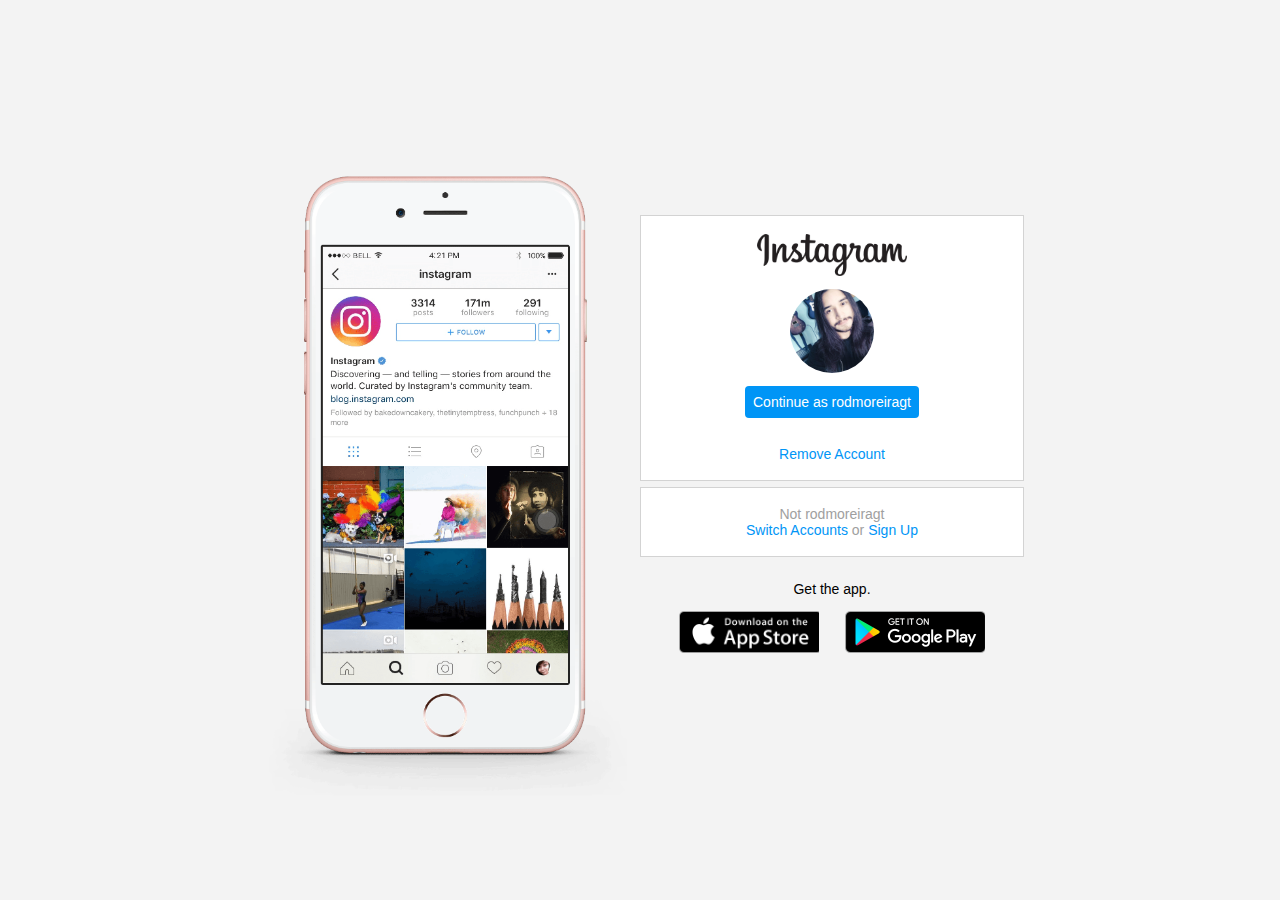
<file: insta-landing-page/index.html>
<!DOCTYPE html>
<html lang="en">
<head>
	<meta charset="UTF-8">
	<meta name="viewport" content="width=device-width, initial-scale=1.0">
	<link rel="stylesheet" href="style.css">
	<title>Instagram landing page</title>
</head>
<body>
	<div class="instagram-wrapper">
		<div class="instagram-phone">
			<img src="./img/instagram-celular.png" alt="smartphone">
		</div>
		<div class="instagram-continue">
			<div class="group">
				<img src="./img/instagram-logo.png" class="instagram-logo" alt="instagram logo">
				<div class="profile-photo">
					<img src="./img/perfil-instagram.jpg" alt="profile photo">
				</div>
				<a href="#" class="instagram-login">Continue as rodmoreiragt</a>
				<a href="#" class="instagram-logout">Remove Account</a>
			</div>
			<div class="group">
				<p class="not-account">Not rodmoreiragt</p>
				<p class="not-account">
					<span class="link-blue">Switch Accounts</span>
					or
					<span class="link-blue">Sign Up</span>
				</p>
			</div>
			<div class="get-the-app">
				<p class="get-app">Get the app.</p>
				<div class="download">
					<a href="#" class="app-download"></a>
					<a href="#" class="app-download"></a>
				</div>
			</div>
		</div>
	</div>
</body>
</html>
</file>
<file: insta-landing-page/style.css>
* {
	padding: 0;
	margin: 0;
	box-sizing: border-box;
	text-decoration: none;
	font-family: sans-serif;
	font-size: 14px;
}

body {
	width: 100%;
	min-height: 100vh;
	background-color: rgb(243, 243, 243);
	margin: 0;
	padding: 0;
	display: flex;
	justify-content: center;
}

.instagram-wrapper {
	display: flex;
	align-items: center;
	justify-content: start;
	width: 60%;
	height: 100vh;
}

.instagram-phone {
	display: flex;
	align-items: center;
	justify-content: center;
	width: 50%;
}

.instagram-phone img {
	height: 50rem;
}

.instagram-continue {
	display: flex;
	align-items: center;
	justify-content: space-around;
	flex-direction: column;
	width: 50%;
	min-height: 34rem;
}

.group {
	display: flex;
	justify-content: space-between;
	align-items: center;
	flex-direction: column;
	background-color: #ffffff;
	width: 100%;
	padding: 1.3rem 0;
	border: 1px solid lightgray;
}

.group:nth-child(1) {
	min-height: 19rem;
}

.instagram-logo {
	height: 3rem;
}

.profile-photo {
	display: flex;
	justify-content: center;
	align-items: center;
	border-radius: 50%;
	overflow: hidden;
}

.profile-photo img {
	height: 6rem;
}

.instagram-login {
	background-color: #0095f6;
	color: #ffffff;
	padding: 8px;
	border-radius: 4px;
}

.instagram-logout {
	color: #0095f6;
	margin-top: 1rem;
}

.not-account {
	color: rgb(160, 160, 160);
}

.link-blue {
	color: #0095f6;
}

.get-the-app {
	display: flex;
	flex-direction: column;
	align-items: center;
	justify-content: center;
	width: 100%;
	padding: 1.3rem 0;
}

.download {
	display: flex;
	width: 100%;
	justify-content: space-evenly;
	align-items: center;
	padding: 1rem;
}

.app-download {
	height: 3rem;
	width: 10rem;
	background-size: cover;
}

.app-download:nth-child(1) {
	background-image: url('./img/apple-button.png');
}

.app-download:nth-child(2) {
	background-image: url('./img/googleplay-button.png');
}

@media (max-width: 1024px) {
	.instagram-wrapper {
		width: 90%;
	}
}

@media (max-width: 650px) {

	.body {
		background-color: #ffffff;
	}

	.instagram-wrapper {
		width: 90%;
	}

	.instagram-phone {
		display: none;
	}

	.instagram-continue {
		width: 100%;
	}

	.group {
		border: 1px solid transparent;
	}
}
</file>
